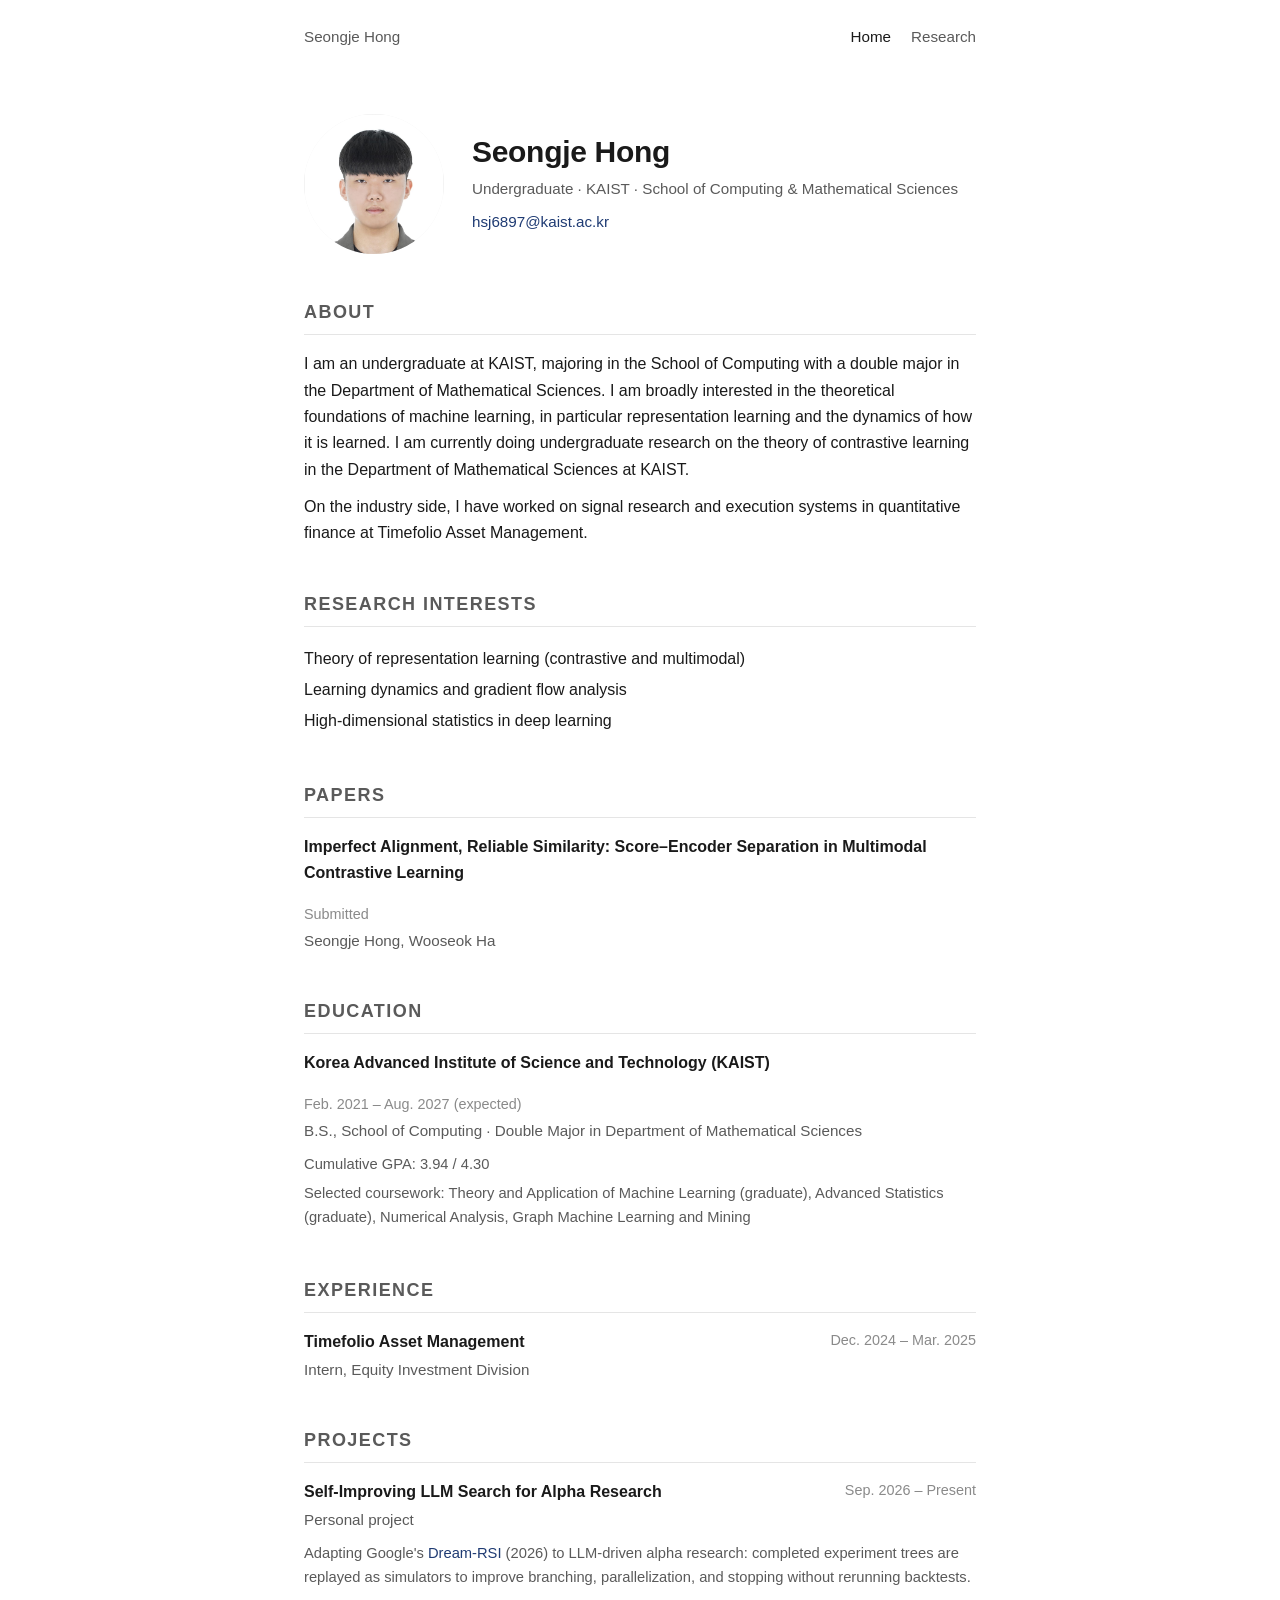
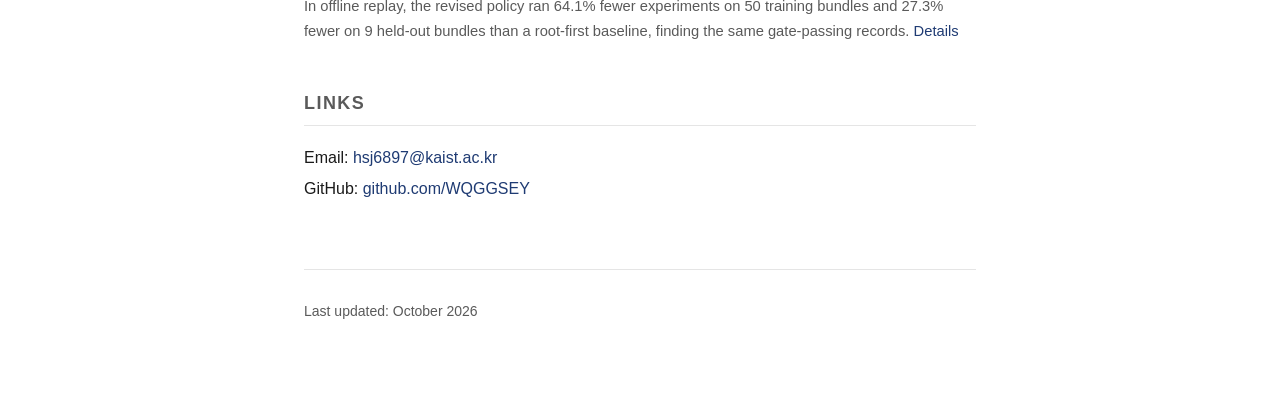
<file: index.html>
<!doctype html>
<html lang="en">
<head>
  <meta charset="utf-8">
  <meta name="viewport" content="width=device-width, initial-scale=1">
  <title>Seongje Hong</title>
  <meta name="description" content="Seongje Hong — undergraduate at KAIST, School of Computing and Mathematical Sciences.">
  <link rel="stylesheet" href="style.css">
</head>
<body>
  <nav class="site-nav">
    <a href="index.html">Seongje Hong</a>
    <ul>
      <li><a href="index.html" aria-current="page">Home</a></li>
      <li><a href="research.html">Research</a></li>
    </ul>
  </nav>
  <main>
    <header class="hero">
      <img class="avatar" src="assets/photo.jpg" alt="Seongje Hong" width="180" height="180">
      <div class="hero-text">
        <h1>Seongje Hong</h1>
        <p class="tagline">Undergraduate &middot; KAIST &middot; School of Computing &amp; Mathematical Sciences</p>
        <p class="contact">
          <a href="mailto:hsj6897@kaist.ac.kr">hsj6897@kaist.ac.kr</a>
        </p>
      </div>
    </header>

    <section>
      <h2>About</h2>
      <p>
        I am an undergraduate at KAIST, majoring in the School of Computing with a double major in
        the Department of Mathematical Sciences. I am broadly interested in the theoretical foundations
        of machine learning, in particular representation learning and the dynamics of how it is learned.
        I am currently doing undergraduate research on the theory of contrastive learning in the
        Department of Mathematical Sciences at KAIST.
      </p>
      <p>
        On the industry side, I have worked on signal research and execution systems in quantitative
        finance at Timefolio Asset Management.
      </p>
    </section>

    <section>
      <h2>Research Interests</h2>
      <ul class="plain">
        <li>Theory of representation learning (contrastive and multimodal)</li>
        <li>Learning dynamics and gradient flow analysis</li>
        <li>High-dimensional statistics in deep learning</li>
      </ul>
    </section>

    <section>
      <h2>Papers</h2>
      <article class="entry">
        <div class="entry-head">
          <span class="entry-title">Imperfect Alignment, Reliable Similarity: Score&ndash;Encoder Separation in Multimodal Contrastive Learning</span>
          <span class="entry-meta">Submitted</span>
        </div>
        <div class="entry-sub">Seongje Hong, Wooseok Ha</div>
      </article>
    </section>

    <section>
      <h2>Education</h2>
      <article class="entry">
        <div class="entry-head">
          <span class="entry-title">Korea Advanced Institute of Science and Technology (KAIST)</span>
          <span class="entry-meta">Feb. 2021 &ndash; Aug. 2027 (expected)</span>
        </div>
        <div class="entry-sub">B.S., School of Computing &middot; Double Major in Department of Mathematical Sciences</div>
        <ul class="plain dim">
          <li>Cumulative GPA: 3.94 / 4.30</li>
          <li>Selected coursework: Theory and Application of Machine Learning (graduate), Advanced Statistics (graduate), Numerical Analysis, Graph Machine Learning and Mining</li>
        </ul>
      </article>
    </section>

    <section>
      <h2>Experience</h2>
      <article class="entry">
        <div class="entry-head">
          <span class="entry-title">Timefolio Asset Management</span>
          <span class="entry-meta">Dec. 2024 &ndash; Mar. 2025</span>
        </div>
        <div class="entry-sub">Intern, Equity Investment Division</div>
      </article>
    </section>

    <section>
      <h2>Projects</h2>
      <article class="entry">
        <div class="entry-head">
          <span class="entry-title">Self-Improving LLM Search for Alpha Research</span>
          <span class="entry-meta">Sep. 2026 &ndash; Present</span>
        </div>
        <div class="entry-sub">Personal project</div>
        <ul class="plain dim">
          <li>Adapting Google's <a href="https://arxiv.org/abs/2609.14858" target="_blank" rel="noopener">Dream-RSI</a> (2026) to LLM-driven alpha research: completed experiment trees are replayed as simulators to improve branching, parallelization, and stopping without rerunning backtests.</li>
          <li>In offline replay, the revised policy ran 64.1% fewer experiments on 50 training bundles and 27.3% fewer on 9 held-out bundles than a root-first baseline, finding the same gate-passing records. <a href="research.html">Details</a></li>
        </ul>
      </article>
    </section>

    <section>
      <h2>Links</h2>
      <ul class="plain">
        <li>Email: <a href="mailto:hsj6897@kaist.ac.kr">hsj6897@kaist.ac.kr</a></li>
        <li>GitHub: <a href="https://github.com/WQGGSEY" target="_blank" rel="noopener">github.com/WQGGSEY</a></li>
        <!-- <li><a href="assets/cv.pdf" target="_blank" rel="noopener">CV (PDF)</a></li> -->
      </ul>
    </section>

    <footer>
      <p class="dim small">Last updated: October 2026</p>
    </footer>
  </main>
</body>
</html>
</file>
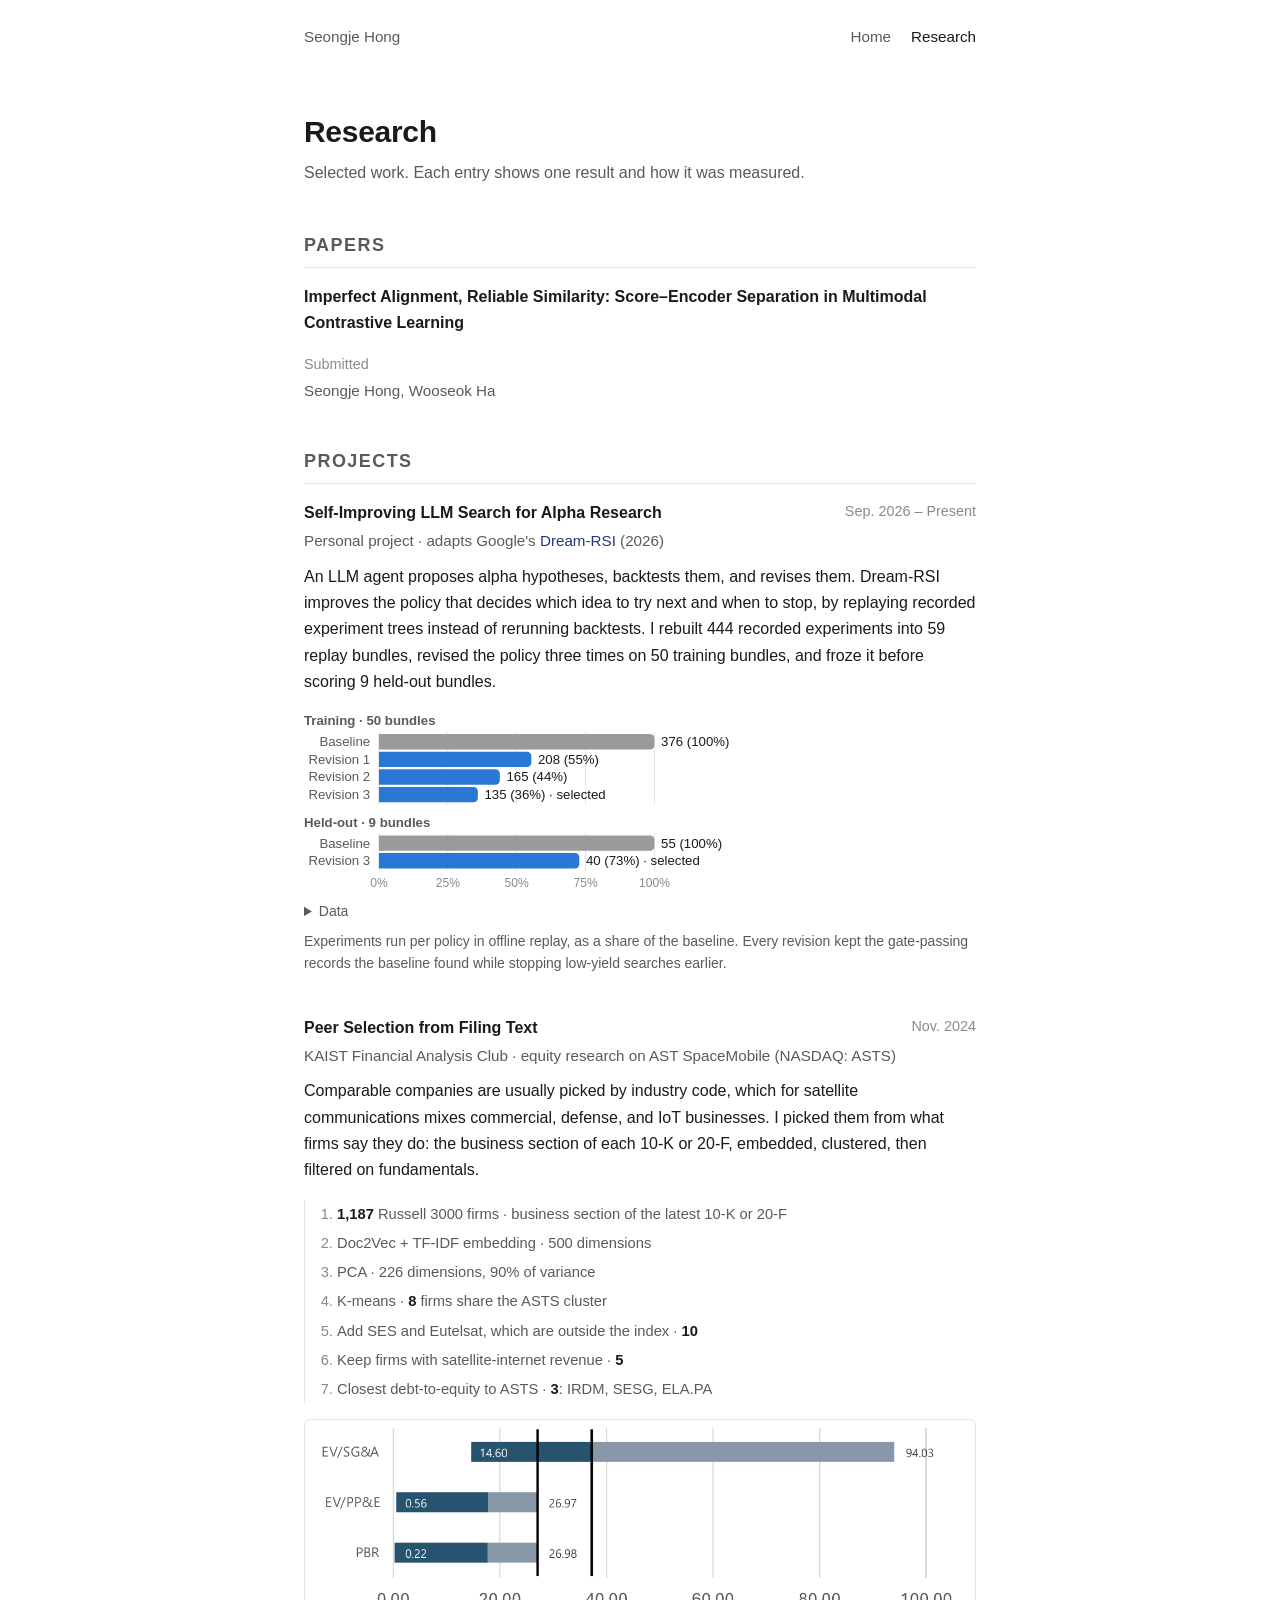
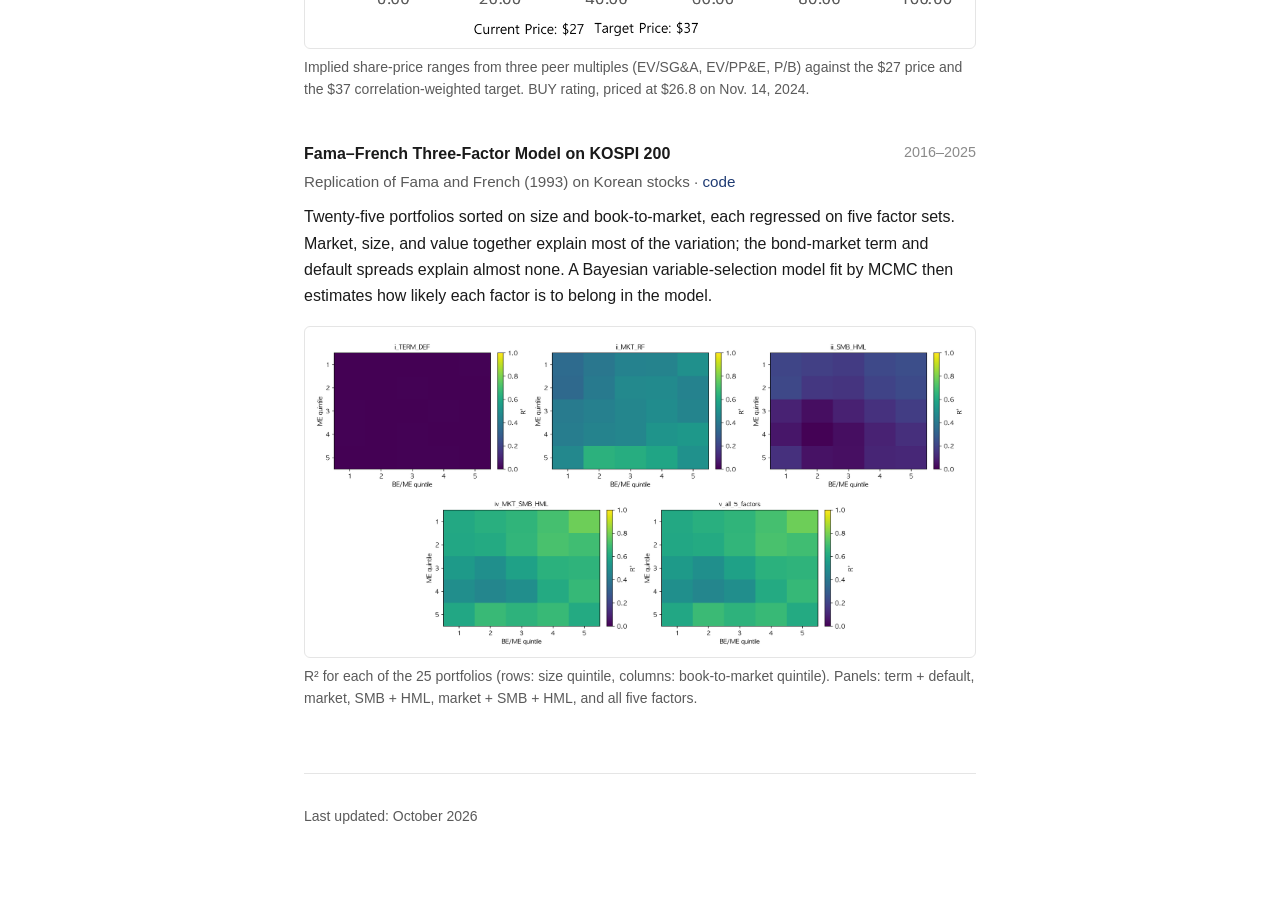
<file: research.html>
<!doctype html>
<html lang="en">
<head>
  <meta charset="utf-8">
  <meta name="viewport" content="width=device-width, initial-scale=1">
  <title>Research &middot; Seongje Hong</title>
  <meta name="description" content="Research by Seongje Hong. Selected work. Each entry shows one result and how it was measured.">
  <link rel="stylesheet" href="style.css">
</head>
<body>
  <nav class="site-nav">
    <a href="index.html">Seongje Hong</a>
    <ul>
      <li><a href="index.html">Home</a></li>
      <li><a href="research.html" aria-current="page">Research</a></li>
    </ul>
  </nav>
  <main>
    <header>
      <h1>Research</h1>
      <p class="dim">Selected work. Each entry shows one result and how it was measured.</p>
    </header>

    <section>
      <h2>Papers</h2>
      <article class="entry">
        <div class="entry-head">
          <span class="entry-title">Imperfect Alignment, Reliable Similarity: Score&ndash;Encoder Separation in Multimodal Contrastive Learning</span>
          <span class="entry-meta">Submitted</span>
        </div>
        <div class="entry-sub">Seongje Hong, Wooseok Ha</div>
      </article>
    </section>

    <section>
      <h2>Projects</h2>
      <article class="entry project">
        <div class="entry-head">
          <span class="entry-title">Self-Improving LLM Search for Alpha Research</span>
          <span class="entry-meta">Sep. 2026 &ndash; Present</span>
        </div>
        <div class="entry-sub">Personal project &middot; adapts Google's <a href="https://arxiv.org/abs/2609.14858" target="_blank" rel="noopener">Dream-RSI</a> (2026)</div>
        <p>An LLM agent proposes alpha hypotheses, backtests them, and revises them. Dream-RSI improves the policy that decides which idea to try next and when to stop, by replaying recorded experiment trees instead of rerunning backtests. I rebuilt 444 recorded experiments into 59 replay bundles, revised the policy three times on 50 training bundles, and froze it before scoring 9 held-out bundles.</p>
        <figure>
          <svg class="chart" viewBox="0 0 392 164" role="img" aria-labelledby="rsi-chart-title rsi-chart-desc">
            <title id="rsi-chart-title">Experiments run per policy in offline replay, as a share of the baseline</title>
            <desc id="rsi-chart-desc">Training, 50 bundles: Baseline 376 (100%); Revision 1 208 (55%); Revision 2 165 (44%); Revision 3 135 (36%), selected. Held-out, 9 bundles: Baseline 55 (100%); Revision 3 40 (73%), selected.</desc>
            <path class="grid" d="M68 18V84M68 110V144M130.5 18V84M130.5 110V144M193 18V84M193 110V144M255.5 18V84M255.5 110V144M318 18V84M318 110V144"/>
            <text class="tick" x="68" y="159" text-anchor="middle">0%</text>
            <text class="tick" x="130.5" y="159" text-anchor="middle">25%</text>
            <text class="tick" x="193" y="159" text-anchor="middle">50%</text>
            <text class="tick" x="255.5" y="159" text-anchor="middle">75%</text>
            <text class="tick" x="318" y="159" text-anchor="middle">100%</text>
            <text class="group" x="0" y="12">Training &middot; 50 bundles</text>
            <text x="60" y="31" text-anchor="end">Baseline</text>
            <path class="ref" d="M68 20H314A4 4 0 0 1 318 24V30A4 4 0 0 1 314 34H68Z"><title>Baseline: 376 experiments, 100% of baseline</title></path>
            <text class="value" x="324" y="31">376 (100%)</text>
            <text x="60" y="47" text-anchor="end">Revision 1</text>
            <path class="series" d="M68 36H202.3A4 4 0 0 1 206.3 40V46A4 4 0 0 1 202.3 50H68Z"><title>Revision 1: 208 experiments, 55% of baseline</title></path>
            <text class="value" x="212.3" y="47">208 (55%)</text>
            <text x="60" y="63" text-anchor="end">Revision 2</text>
            <path class="series" d="M68 52H173.7A4 4 0 0 1 177.7 56V62A4 4 0 0 1 173.7 66H68Z"><title>Revision 2: 165 experiments, 44% of baseline</title></path>
            <text class="value" x="183.7" y="63">165 (44%)</text>
            <text x="60" y="79" text-anchor="end">Revision 3</text>
            <path class="series" d="M68 68H153.75A4 4 0 0 1 157.75 72V78A4 4 0 0 1 153.75 82H68Z"><title>Revision 3 (selected): 135 experiments, 36% of baseline</title></path>
            <text class="value" x="163.75" y="79">135 (36%) &middot; selected</text>
            <text class="group" x="0" y="104">Held-out &middot; 9 bundles</text>
            <text x="60" y="123" text-anchor="end">Baseline</text>
            <path class="ref" d="M68 112H314A4 4 0 0 1 318 116V122A4 4 0 0 1 314 126H68Z"><title>Baseline: 55 experiments, 100% of baseline</title></path>
            <text class="value" x="324" y="123">55 (100%)</text>
            <text x="60" y="139" text-anchor="end">Revision 3</text>
            <path class="series" d="M68 128H245.825A4 4 0 0 1 249.825 132V138A4 4 0 0 1 245.825 142H68Z"><title>Revision 3 (selected): 40 experiments, 73% of baseline</title></path>
            <text class="value" x="255.825" y="139">40 (73%) &middot; selected</text>
          </svg>
          <details>
            <summary>Data</summary>
            <table>
              <thead>
                <tr><th>group</th><th>policy</th><th>experiments</th><th>share of baseline</th></tr>
              </thead>
              <tbody>
                <tr><td>Training, 50 bundles</td><td>Baseline</td><td>376</td><td>100%</td></tr>
                <tr><td>Training, 50 bundles</td><td>Revision 1</td><td>208</td><td>55%</td></tr>
                <tr><td>Training, 50 bundles</td><td>Revision 2</td><td>165</td><td>44%</td></tr>
                <tr><td>Training, 50 bundles</td><td>Revision 3 (selected)</td><td>135</td><td>36%</td></tr>
                <tr><td>Held-out, 9 bundles</td><td>Baseline</td><td>55</td><td>100%</td></tr>
                <tr><td>Held-out, 9 bundles</td><td>Revision 3 (selected)</td><td>40</td><td>73%</td></tr>
              </tbody>
            </table>
          </details>
          <figcaption>Experiments run per policy in offline replay, as a share of the baseline. Every revision kept the gate-passing records the baseline found while stopping low-yield searches earlier.</figcaption>
        </figure>
      </article>

      <article class="entry project">
        <div class="entry-head">
          <span class="entry-title">Peer Selection from Filing Text</span>
          <span class="entry-meta">Nov. 2024</span>
        </div>
        <div class="entry-sub">KAIST Financial Analysis Club &middot; equity research on AST SpaceMobile (NASDAQ: ASTS)</div>
        <p>Comparable companies are usually picked by industry code, which for satellite communications mixes commercial, defense, and IoT businesses. I picked them from what firms say they do: the business section of each 10-K or 20-F, embedded, clustered, then filtered on fundamentals.</p>
        <figure>
          <ol class="pipeline">
            <li><b>1,187</b> Russell 3000 firms &middot; business section of the latest 10-K or 20-F</li>
            <li>Doc2Vec + TF-IDF embedding &middot; 500 dimensions</li>
            <li>PCA &middot; 226 dimensions, 90% of variance</li>
            <li>K-means &middot; <b>8</b> firms share the ASTS cluster</li>
            <li>Add SES and Eutelsat, which are outside the index &middot; <b>10</b></li>
            <li>Keep firms with satellite-internet revenue &middot; <b>5</b></li>
            <li>Closest debt-to-equity to ASTS &middot; <b>3</b>: IRDM, SESG, ELA.PA</li>
          </ol>
        </figure>
        <figure>
          <img src="assets/research/asts-football-field.png" alt="Football-field chart of implied ASTS share prices from EV/SG&amp;A, EV/PP&amp;E, and P/B multiples, with vertical lines at the current and target prices" width="1169" height="379">
          <figcaption>Implied share-price ranges from three peer multiples (EV/SG&amp;A, EV/PP&amp;E, P/B) against the $27 price and the $37 correlation-weighted target. BUY rating, priced at $26.8 on Nov. 14, 2024.</figcaption>
        </figure>
      </article>

      <article class="entry project">
        <div class="entry-head">
          <span class="entry-title">Fama&ndash;French Three-Factor Model on KOSPI 200</span>
          <span class="entry-meta">2016&ndash;2025</span>
        </div>
        <div class="entry-sub">Replication of Fama and French (1993) on Korean stocks &middot; <a href="https://github.com/WQGGSEY/FF2/tree/main/Fama_French_3_Factor_Model" target="_blank" rel="noopener">code</a></div>
        <p>Twenty-five portfolios sorted on size and book-to-market, each regressed on five factor sets. Market, size, and value together explain most of the variation; the bond-market term and default spreads explain almost none. A Bayesian variable-selection model fit by MCMC then estimates how likely each factor is to belong in the model.</p>
        <figure>
          <img src="assets/research/ff2-r2-heatmaps.png" alt="Five heatmaps of R&sup2; across the 25 size and book-to-market portfolios, one per factor set" width="1800" height="865">
          <figcaption>R&sup2; for each of the 25 portfolios (rows: size quintile, columns: book-to-market quintile). Panels: term + default, market, SMB + HML, market + SMB + HML, and all five factors.</figcaption>
        </figure>
      </article>
    </section>

    <footer>
      <p class="dim small">Last updated: October 2026</p>
    </footer>
  </main>
</body>
</html>
</file>
<file: style.css>
:root {
  --fg: #1a1a1a;
  --fg-dim: #5a5a5a;
  --fg-faint: #8a8a8a;
  --bg: #ffffff;
  --accent: #1f3b73;
  --rule: #e5e5e5;
  --max-width: 720px;
  --chart-series-1: #2a78d6;
  --chart-ref: #9a9a9a;
}

* { box-sizing: border-box; }

html, body {
  margin: 0;
  padding: 0;
  background: var(--bg);
  color: var(--fg);
  font-family: -apple-system, BlinkMacSystemFont, "SF Pro Text", "Inter", "Segoe UI", Roboto, "Helvetica Neue", Arial, sans-serif;
  font-size: 16px;
  line-height: 1.65;
  -webkit-font-smoothing: antialiased;
}

main {
  max-width: var(--max-width);
  margin: 4rem auto 6rem;
  padding: 0 1.5rem;
}

a {
  color: var(--accent);
  text-decoration: none;
  border-bottom: 1px solid transparent;
  transition: border-color 120ms ease;
}

a:hover {
  border-bottom-color: var(--accent);
}

h1, h2 {
  font-weight: 600;
  letter-spacing: -0.01em;
  margin: 0;
}

h1 {
  font-size: 1.875rem;
  line-height: 1.2;
}

h2 {
  font-size: 1.125rem;
  text-transform: uppercase;
  letter-spacing: 0.08em;
  color: var(--fg-dim);
  margin: 0 0 1rem;
  padding-bottom: 0.4rem;
  border-bottom: 1px solid var(--rule);
}

section {
  margin-top: 2.75rem;
}

.hero {
  display: flex;
  align-items: center;
  gap: 1.75rem;
  flex-wrap: wrap;
}

.avatar {
  width: 140px;
  height: 140px;
  object-fit: cover;
  object-position: center top;
  border-radius: 50%;
  background: #f3f3f3;
  flex-shrink: 0;
}

.hero-text {
  flex: 1 1 320px;
  min-width: 0;
}

.tagline {
  margin: 0.4rem 0 0.5rem;
  color: var(--fg-dim);
  font-size: 0.95rem;
}

.contact {
  margin: 0.25rem 0 0;
  font-size: 0.95rem;
}

p {
  margin: 0.65rem 0;
}

ul.plain {
  list-style: none;
  padding: 0;
  margin: 0.4rem 0;
}

ul.plain li {
  padding: 0.15rem 0;
}

.dim { color: var(--fg-dim); }
.small { font-size: 0.875rem; }

.entry {
  margin-bottom: 1.1rem;
}

.entry-head {
  display: flex;
  justify-content: space-between;
  gap: 1rem;
  flex-wrap: wrap;
}

.entry-title {
  font-weight: 600;
}

.entry-meta {
  color: var(--fg-faint);
  font-size: 0.9rem;
  white-space: nowrap;
}

.entry-sub {
  color: var(--fg-dim);
  font-size: 0.95rem;
  margin-top: 0.1rem;
}

.entry ul.plain.dim li {
  font-size: 0.92rem;
  color: var(--fg-dim);
}

footer {
  margin-top: 4rem;
  padding-top: 1.25rem;
  border-top: 1px solid var(--rule);
  color: var(--fg-faint);
}

@media (max-width: 520px) {
  main { margin: 2.5rem auto 4rem; padding: 0 1.1rem; }
  .hero { gap: 1.1rem; }
  .avatar { width: 110px; height: 110px; }
  h1 { font-size: 1.5rem; }
  .entry-meta { white-space: normal; }
}

@media (prefers-color-scheme: dark) {
  :root {
    --fg: #e8e8e8;
    --fg-dim: #a0a0a0;
    --fg-faint: #777777;
    --bg: #0e0e0e;
    --accent: #8db4ff;
    --rule: #2a2a2a;
    --chart-series-1: #3987e5;
    --chart-ref: #6f6f6f;
  }
  .avatar { background: #1a1a1a; }
}

.site-nav {
  display: flex;
  justify-content: space-between;
  align-items: baseline;
  flex-wrap: wrap;
  gap: 0.5rem 1rem;
  max-width: var(--max-width);
  margin: 0 auto;
  padding: 1.5rem 1.5rem 0;
  font-size: 0.95rem;
}

.site-nav ul {
  display: flex;
  gap: 1.25rem;
  list-style: none;
  margin: 0;
  padding: 0;
}

.site-nav a {
  color: var(--fg-dim);
}

.site-nav a:hover {
  border-bottom-color: var(--fg-dim);
}

.site-nav a[aria-current="page"] {
  color: var(--fg);
}

.project {
  margin-bottom: 2.5rem;
}

.project figure {
  margin: 1rem 0 0;
}

figure img {
  display: block;
  max-width: 100%;
  height: auto;
  padding: 0.5rem;
  background: #ffffff;
  border: 1px solid var(--rule);
  border-radius: 6px;
}

figcaption {
  margin-top: 0.5rem;
  font-size: 0.875rem;
  line-height: 1.55;
  color: var(--fg-dim);
}

.chart {
  display: block;
  width: 100%;
  max-width: 27rem;
  height: auto;
}

.chart text {
  font-size: 12px;
  fill: var(--fg-dim);
}

.chart .group { font-weight: 600; }
.chart .value { fill: var(--fg); }
.chart .tick { font-size: 11px; fill: var(--fg-faint); }
.chart .grid { fill: none; stroke: var(--rule); }
.chart .ref { fill: var(--chart-ref); }
.chart .series { fill: var(--chart-series-1); }

.pipeline {
  margin: 0;
  padding-left: 2rem;
  border-left: 1px solid var(--rule);
  font-size: 0.92rem;
  color: var(--fg-dim);
}

.pipeline li {
  padding: 0.15rem 0;
}

.pipeline li::marker {
  color: var(--fg-faint);
}

.pipeline b {
  font-weight: 600;
  color: var(--fg);
}

.project details {
  margin-top: 0.5rem;
  font-size: 0.875rem;
}

.project summary {
  cursor: pointer;
  color: var(--fg-dim);
}

.project table {
  margin-top: 0.5rem;
  border-collapse: collapse;
  font-variant-numeric: tabular-nums;
}

.project th,
.project td {
  padding: 0.2rem 0.75rem 0.2rem 0;
  text-align: left;
  border-bottom: 1px solid var(--rule);
}

.project th {
  font-weight: 600;
  color: var(--fg-dim);
}

@media (max-width: 520px) {
  .site-nav { padding: 1.1rem 1.1rem 0; }
}
</file>
